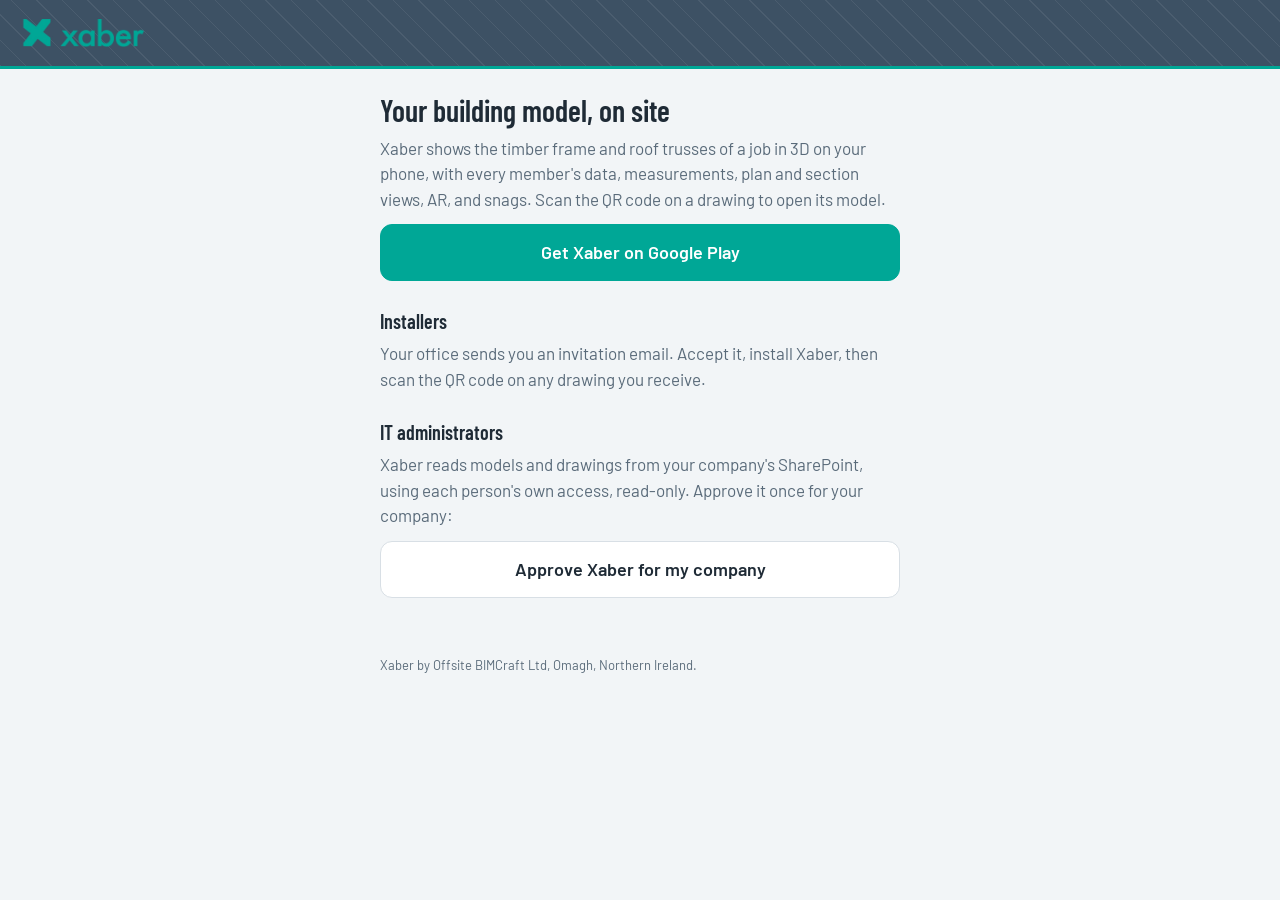
<file: index.html>
<!doctype html>
<html lang="en">
<head>
<meta charset="utf-8">
<meta name="viewport" content="width=device-width, initial-scale=1">
<title>Xaber</title>
<meta name="description" content="Xaber shows timber frame and truss models on site: open the model from a QR code on the drawings.">
<link rel="stylesheet" href="/site.css">
</head>
<body>
<header><img src="/img/xaber-logo.png" alt="Xaber"></header>
<main>
  <h1>Your building model, on site</h1>
  <p>Xaber shows the timber frame and roof trusses of a job in 3D on your phone, with every member's data, measurements, plan and section views, AR, and snags. Scan the QR code on a drawing to open its model.</p>
  <a class="btn primary" id="getApp" href="#">Get Xaber on Google Play</a>
  <h2>Installers</h2>
  <p>Your office sends you an invitation email. Accept it, install Xaber, then scan the QR code on any drawing you receive.</p>
  <h2>IT administrators</h2>
  <p>Xaber reads models and drawings from your company's SharePoint, using each person's own access, read-only. Approve it once for your company:</p>
  <a class="btn" href="https://login.microsoftonline.com/organizations/adminconsent?client_id=1938ef51-552c-4dec-acfd-0e3d897925f8">Approve Xaber for my company</a>
</main>
<footer>Xaber by Offsite BIMCraft Ltd, Omagh, Northern Ireland.</footer>
<script src="/links.js"></script>
</body>
</html>
</file>
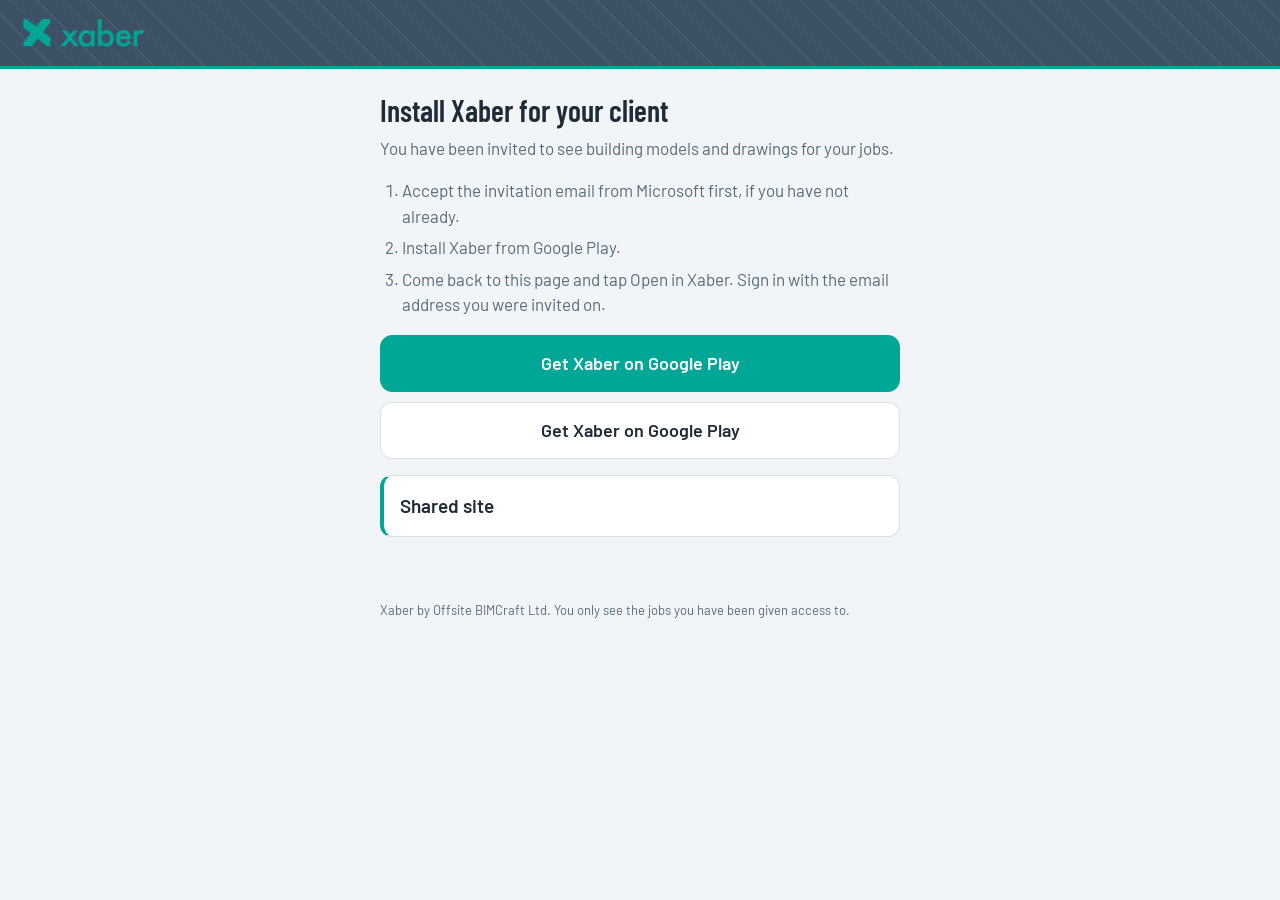
<file: join/index.html>
<!doctype html>
<html lang="en">
<head>
<meta charset="utf-8">
<meta name="viewport" content="width=device-width, initial-scale=1">
<title>Join on Xaber</title>
<meta name="robots" content="noindex">
<link rel="stylesheet" href="/site.css">
</head>
<body>
<header><img src="/img/xaber-logo.png" alt="Xaber"></header>
<main>
  <h1>Install Xaber for <span id="company">your client</span></h1>
  <p>You have been invited to see building models and drawings for your jobs.</p>
  <ol>
    <li>Accept the invitation email from Microsoft first, if you have not already.</li>
    <li>Install Xaber from Google Play.</li>
    <li>Come back to this page and tap Open in Xaber. Sign in with the email address you were invited on.</li>
  </ol>
  <a class="btn primary" id="openApp" href="#">Open in Xaber</a>
  <a class="btn" id="getApp" href="#">Get Xaber on Google Play</a>
  <div class="card"><strong>Shared site</strong><span id="siteName"></span></div>
</main>
<footer>Xaber by Offsite BIMCraft Ltd. You only see the jobs you have been given access to.</footer>
<script src="/links.js"></script>
</body>
</html>
</file>
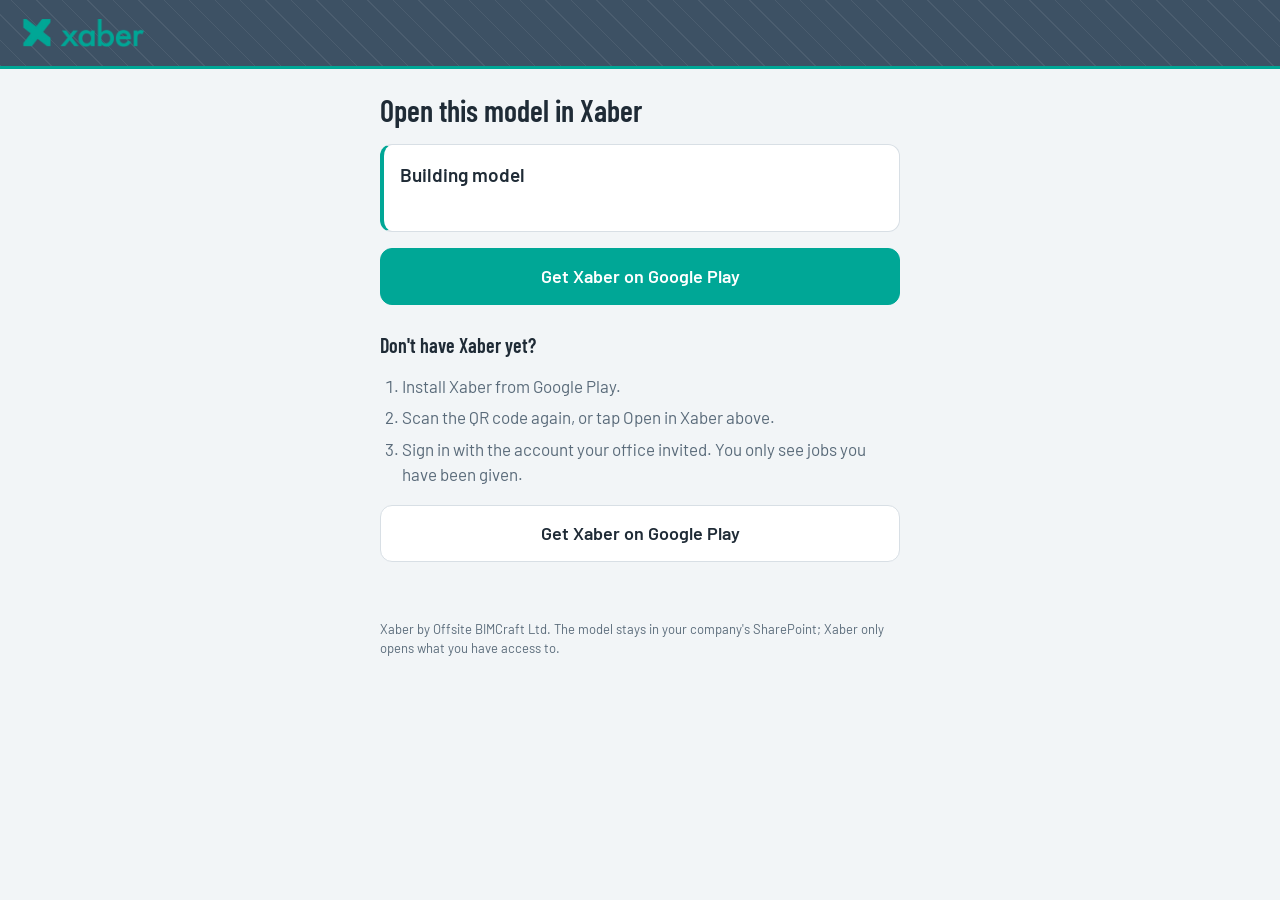
<file: m/index.html>
<!doctype html>
<html lang="en">
<head>
<meta charset="utf-8">
<meta name="viewport" content="width=device-width, initial-scale=1">
<title>Open model in Xaber</title>
<meta name="robots" content="noindex">
<link rel="stylesheet" href="/site.css">
</head>
<body>
<header><img src="/img/xaber-logo.png" alt="Xaber"></header>
<main>
  <h1>Open this model in Xaber</h1>
  <div class="card"><strong id="model">Building model</strong><span id="where"></span><br><span id="mark"></span></div>
  <a class="btn primary" id="openApp" href="#">Open in Xaber</a>
  <h2>Don't have Xaber yet?</h2>
  <ol>
    <li>Install Xaber from Google Play.</li>
    <li>Scan the QR code again, or tap Open in Xaber above.</li>
    <li>Sign in with the account your office invited. You only see jobs you have been given.</li>
  </ol>
  <a class="btn" id="getApp" href="#">Get Xaber on Google Play</a>
</main>
<footer>Xaber by Offsite BIMCraft Ltd. The model stays in your company's SharePoint; Xaber only opens what you have access to.</footer>
<script src="/links.js"></script>
</body>
</html>
</file>
<file: site.css>
@font-face { font-family: "Barlow"; font-weight: 400; font-display: swap; src: url(/img/barlow-latin-400-normal.woff2) format("woff2"); }
@font-face { font-family: "Barlow"; font-weight: 600; font-display: swap; src: url(/img/barlow-latin-600-normal.woff2) format("woff2"); }
@font-face { font-family: "Barlow Condensed"; font-weight: 600; font-display: swap; src: url(/img/barlow-condensed-latin-600-normal.woff2) format("woff2"); }
:root { --teal: #00A796; --teal-press: #007D70; --steel: #3D5164; --bg: #f2f5f7; --surface: #ffffff; --line: #d8dfe5; --fg: #1f2b36; --muted: #5a6b7a; color-scheme: light; }
@media (prefers-color-scheme: dark) { :root { --bg: #151d24; --surface: #1d2832; --line: #2f3e4b; --fg: #e6edf2; --muted: #98a9b7; color-scheme: dark; } }
* { box-sizing: border-box; }
html, body { margin: 0; }
body { background: var(--bg); color: var(--fg); font: 17px/1.5 "Barlow", system-ui, -apple-system, "Segoe UI", sans-serif; }
header { background: var(--steel); padding: 18px 20px; background-image: repeating-linear-gradient(45deg, rgba(255,255,255,.07) 0 1px, transparent 1px 18px); border-bottom: 3px solid var(--teal); }
header img { height: 30px; display: block; }
main { max-width: 560px; margin: 0 auto; padding: 24px 20px 48px; }
h1 { font: 600 30px/1.15 "Barlow Condensed", "Arial Narrow", sans-serif; margin: 0 0 8px; }
h2 { font: 600 20px/1.2 "Barlow Condensed", "Arial Narrow", sans-serif; margin: 28px 0 8px; }
p { margin: 0 0 12px; color: var(--muted); }
.card { background: var(--surface); border: 1px solid var(--line); border-left: 4px solid var(--teal); border-radius: 12px; padding: 16px; margin: 16px 0; }
.card strong { display: block; font-size: 19px; color: var(--fg); overflow-wrap: anywhere; }
.card span { font-size: 14px; color: var(--muted); overflow-wrap: anywhere; }
.btn { display: block; width: 100%; text-align: center; text-decoration: none; font-weight: 600; font-size: 18px; padding: 14px 16px; border-radius: 12px; margin: 10px 0; border: 1px solid var(--line); color: var(--fg); background: var(--surface); }
.btn.primary { background: var(--teal); border-color: var(--teal); color: #ffffff; }
.btn.primary:active { background: var(--teal-press); }
ol { padding-left: 22px; color: var(--muted); }
li { margin: 6px 0; }
code { font-size: 14px; background: var(--surface); border: 1px solid var(--line); border-radius: 6px; padding: 1px 6px; overflow-wrap: anywhere; }
footer { max-width: 560px; margin: 0 auto; padding: 0 20px 32px; font-size: 13px; color: var(--muted); }
</file>
